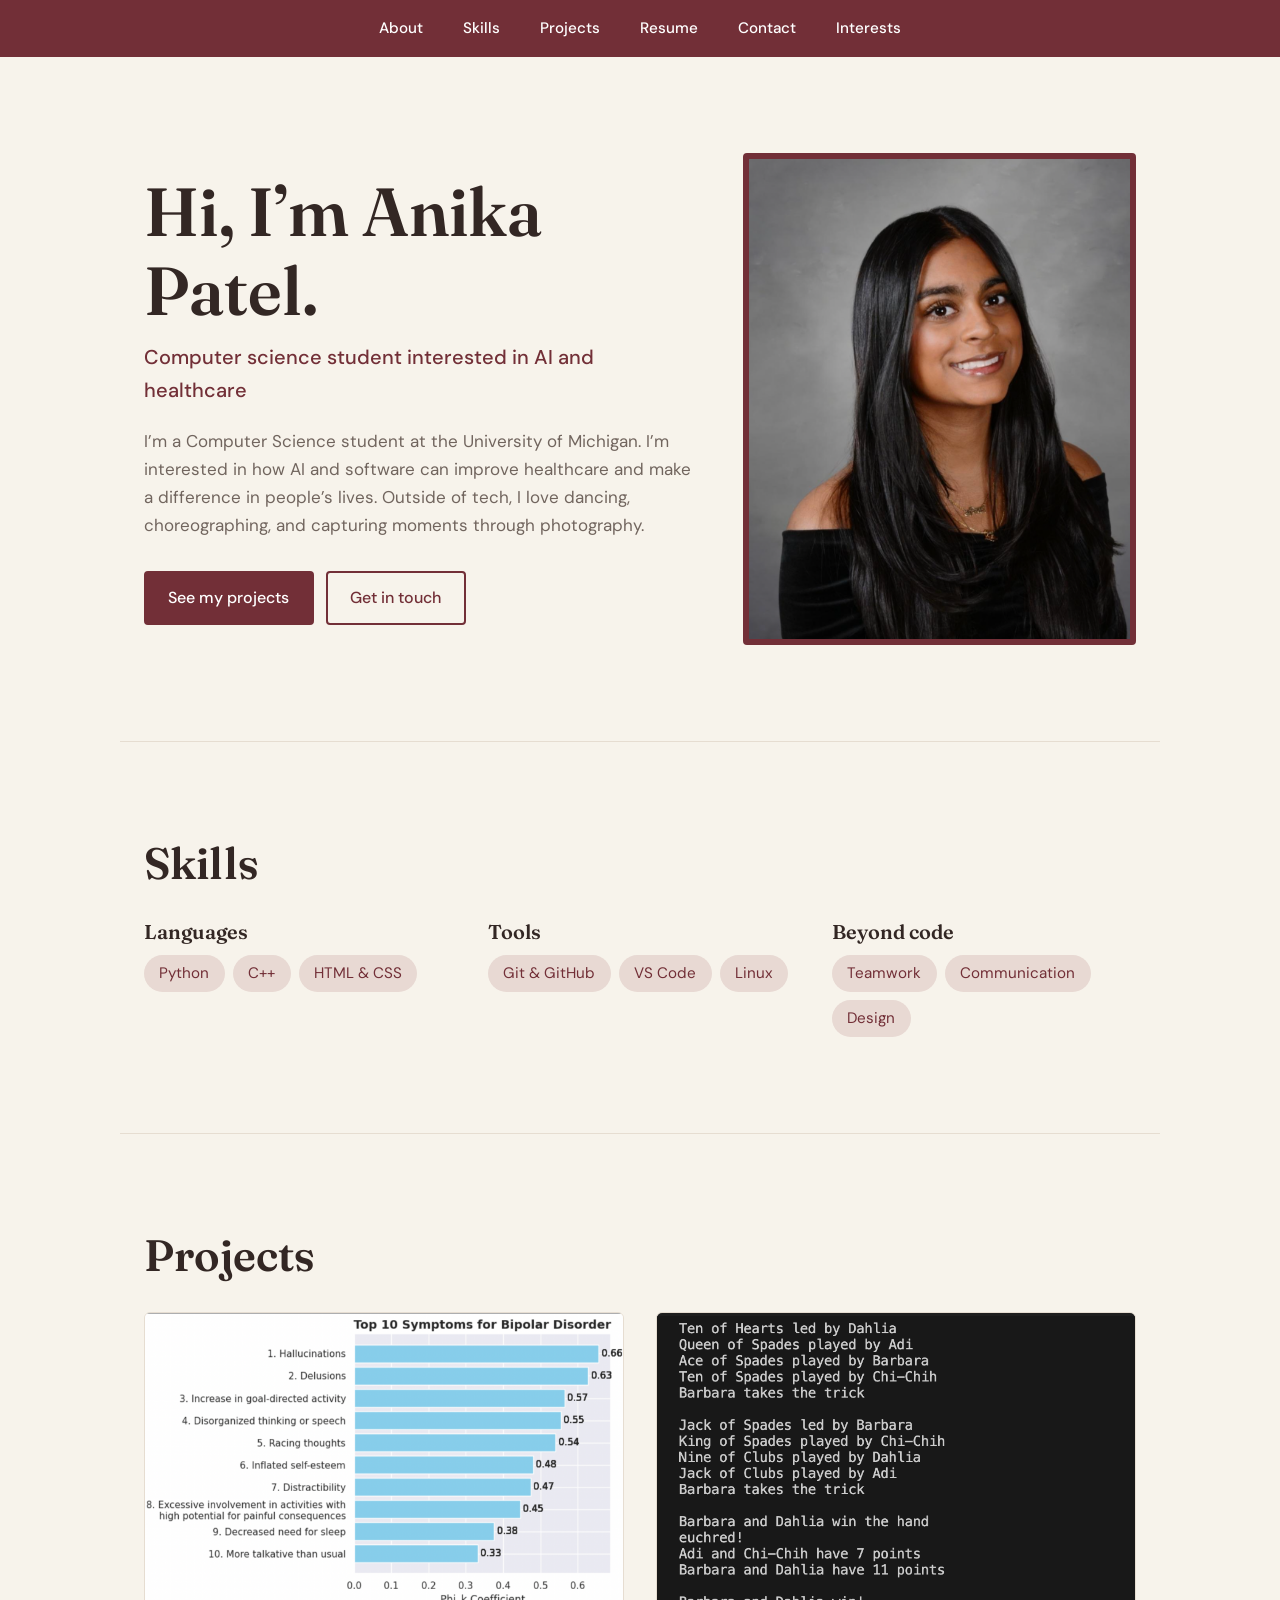
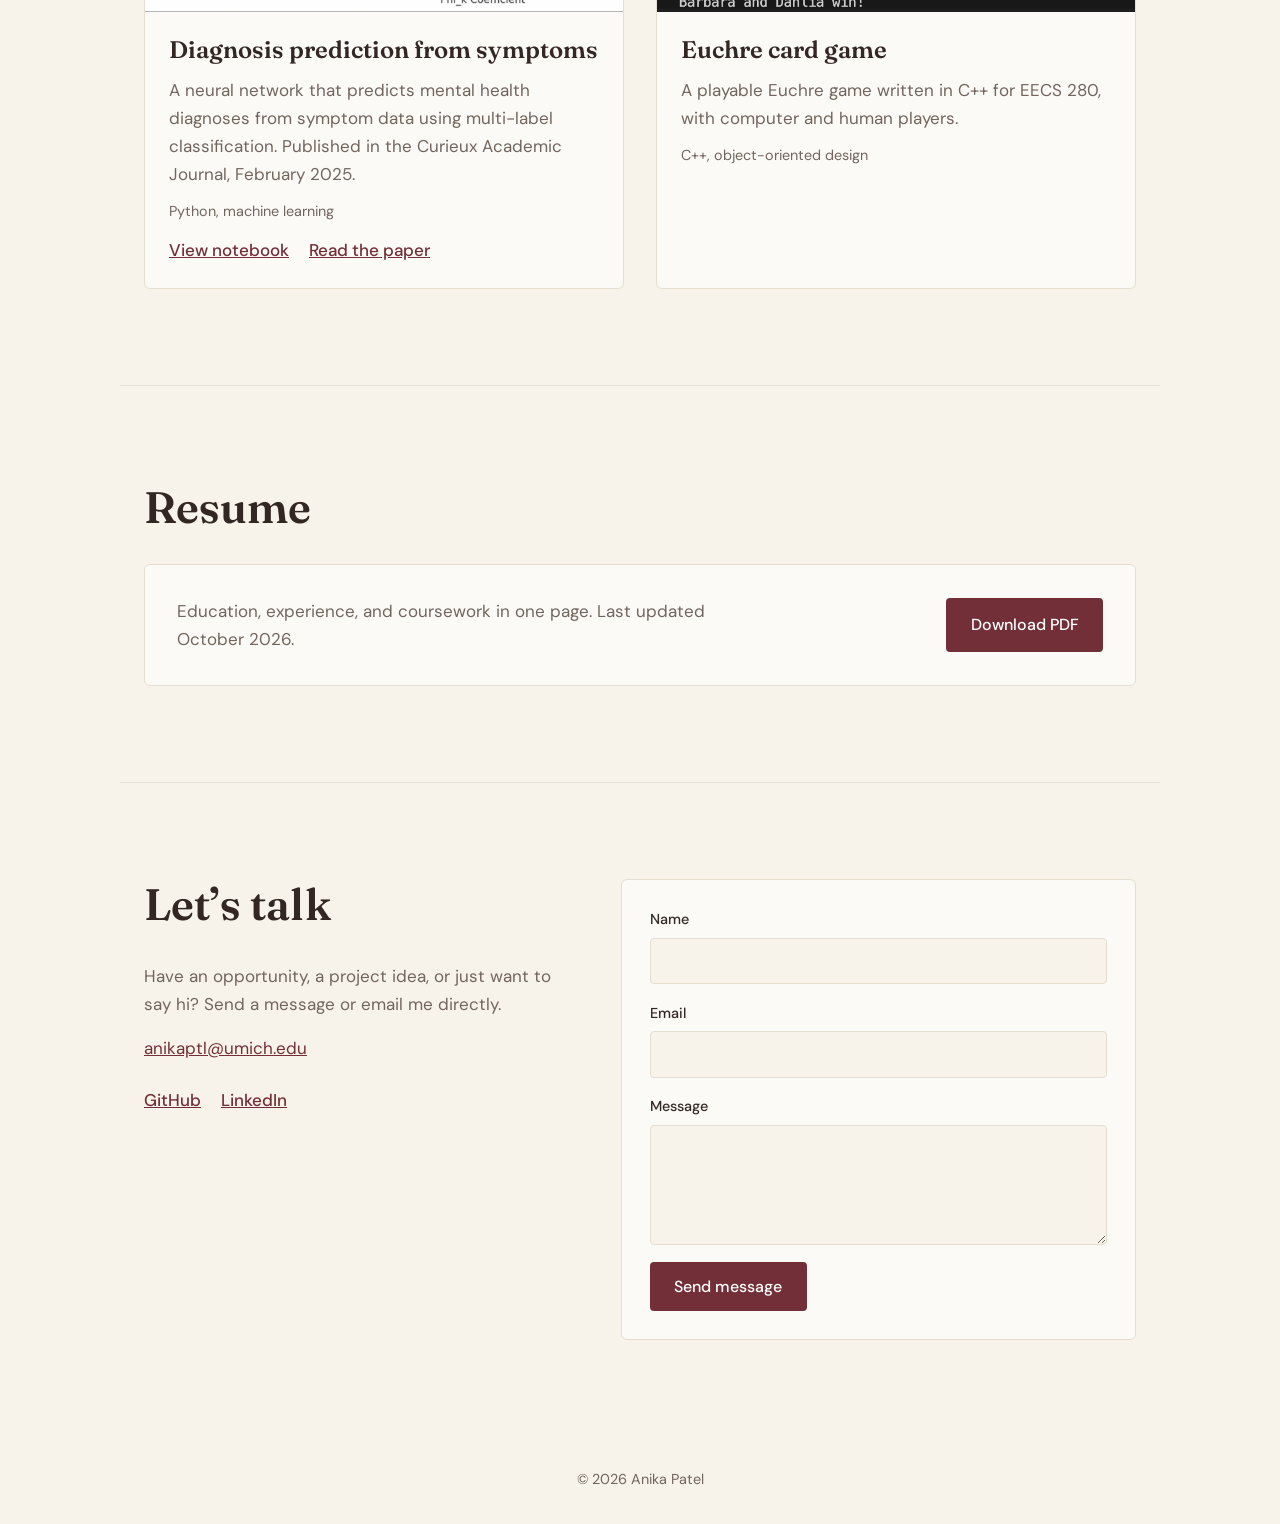
<file: index.html>
<!DOCTYPE html>
<html lang="en">
<head>
<meta charset="utf-8">
<meta name="viewport" content="width=device-width, initial-scale=1">
<title>Anika Patel | Portfolio</title>
<link rel="preconnect" href="https://fonts.googleapis.com">
<link rel="preconnect" href="https://fonts.gstatic.com" crossorigin>
<link href="https://fonts.googleapis.com/css2?family=Fraunces:opsz,wght@9..144,400;9..144,600&family=DM+Sans:wght@400;500;700&display=swap" rel="stylesheet">
<link rel="stylesheet" href="styles.css">
</head>
<body>

<nav aria-label="Main">
  <ul>
    <li><a href="#about">About</a></li>
    <li><a href="#skills">Skills</a></li>
    <li><a href="#projects">Projects</a></li>
    <li><a href="#resume">Resume</a></li>
    <li><a href="#contact">Contact</a></li>
    <li><a href="interests.html">Interests</a></li>
  </ul>
</nav>

<main>
  <section id="about" class="hero">
    <div>
      <h1>Hi, I’m Anika Patel.</h1>
      <p class="role">Computer science student interested in AI and healthcare</p>
      <p>I’m a Computer Science student at the University of Michigan. I’m interested in how AI and software can improve healthcare and make a difference in people’s lives. Outside of tech, I love dancing, choreographing, and capturing moments through photography.</p>
      <div class="actions">
        <a class="btn" href="#projects">See my projects</a>
        <a class="btn ghost" href="#contact">Get in touch</a>
      </div>
    </div>
    <div class="photo">
      <img src="photo.jpg" alt="Portrait of Anika Patel">
    </div>
  </section>

  <section id="skills">
    <h2>Skills</h2>
    <div class="skills">
      <div>
        <h3>Languages</h3>
        <ul><li>Python</li><li>C++</li><li>HTML &amp; CSS</li></ul>
      </div>
      <div>
        <h3>Tools</h3>
        <ul><li>Git &amp; GitHub</li><li>VS Code</li><li>Linux</li></ul>
      </div>
      <div>
        <h3>Beyond code</h3>
        <ul><li>Teamwork</li><li>Communication</li><li>Design</li></ul>
      </div>
    </div>
  </section>

  <section id="projects">
    <h2>Projects</h2>
    <div class="projects">
      <article class="project">
        <div class="shot"><img src="ml-project.png" alt="Chart from the diagnosis prediction project"></div>
        <div class="body">
          <h3>Diagnosis prediction from symptoms</h3>
          <p>A neural network that predicts mental health diagnoses from symptom data using multi-label classification. Published in the Curieux Academic Journal, February 2025.</p>
          <p class="tags">Python, machine learning</p>
          <div class="links"><a href="https://colab.research.google.com/drive/12zcgl_Yl6BedEASzzJrs4k8hGoQnDWQX" target="_blank" rel="noopener">View notebook</a><a href="https://www.curieuxacademicjournal.com/_files/ugd/99711c_663da8cf4d39442097c3d1cb432406d2.pdf#page=109" target="_blank" rel="noopener">Read the paper</a></div>
        </div>
      </article>
      <article class="project">
        <div class="shot" style="background:#1e1e1e"><img src="euchre.png" alt="Terminal output of a Euchre game: tricks played, a hand won, and the final winners" style="object-fit:contain"></div>
        <div class="body">
          <h3>Euchre card game</h3>
          <p>A playable Euchre game written in C++ for EECS 280, with computer and human players.</p>
          <p class="tags">C++, object-oriented design</p>
                  </div>
      </article>
    </div>
  </section>

  <section id="resume">
    <h2>Resume</h2>
    <div class="resume">
      <p>Education, experience, and coursework in one page. Last updated October 2026.</p>
      <a class="btn" href="resume.pdf" download>Download PDF</a>
    </div>
  </section>

  <section id="contact">
    <div class="contact">
      <div>
        <h2>Let’s talk</h2>
        <p>Have an opportunity, a project idea, or just want to say hi? Send a message or email me directly.</p>
        <a href="mailto:anikaptl@umich.edu">anikaptl@umich.edu</a>
        <div class="social">
          <a href="https://github.com/07anpatel">GitHub</a>
          <a href="https://www.linkedin.com/in/anika-patel-8117b532b/">LinkedIn</a>
        </div>
      </div>
      <!-- Static sites can't send mail on their own. Swap the action for your Formspree/Netlify endpoint, or this opens the visitor's email app. -->
      <form action="mailto:anikaptl@umich.edu" method="post" enctype="text/plain">
        <label>Name <input name="name" required></label>
        <label>Email <input type="email" name="email" required></label>
        <label>Message <textarea name="message" required></textarea></label>
        <button class="btn" type="submit">Send message</button>
      </form>
    </div>
  </section>
</main>

<footer>© 2026 Anika Patel</footer>
</body>
</html>
</file>
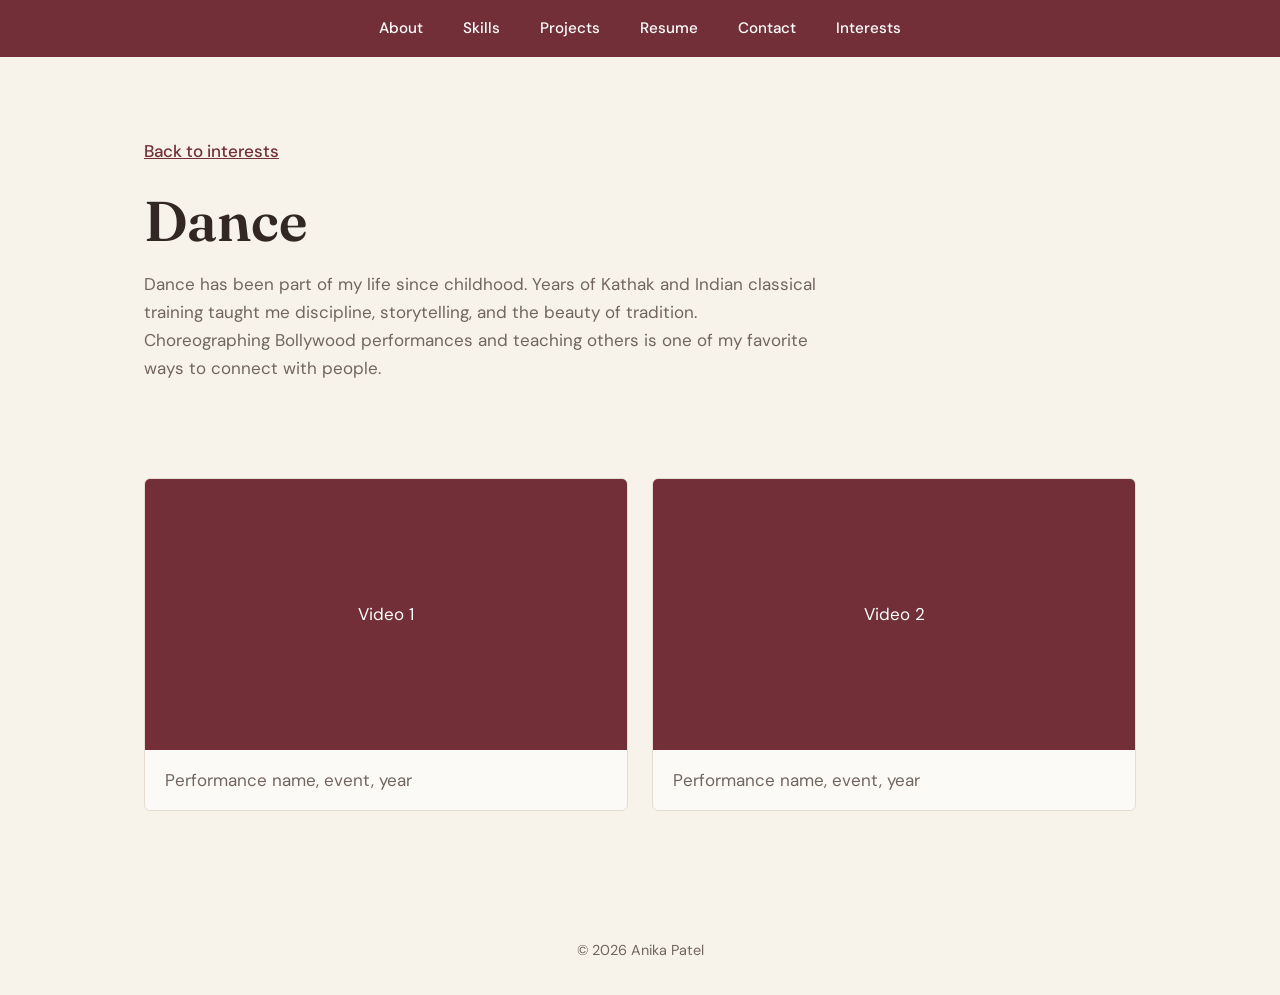
<file: dance.html>
<!DOCTYPE html>
<html lang="en">
<head>
<meta charset="utf-8">
<meta name="viewport" content="width=device-width, initial-scale=1">
<title>Dance | Anika Patel</title>
<link rel="preconnect" href="https://fonts.googleapis.com">
<link rel="preconnect" href="https://fonts.gstatic.com" crossorigin>
<link href="https://fonts.googleapis.com/css2?family=Fraunces:opsz,wght@9..144,400;9..144,600&family=DM+Sans:wght@400;500;700&display=swap" rel="stylesheet">
<link rel="stylesheet" href="styles.css">
</head>
<body>
<nav aria-label="Main">
  <ul>
    <li><a href="index.html#about">About</a></li>
    <li><a href="index.html#skills">Skills</a></li>
    <li><a href="index.html#projects">Projects</a></li>
    <li><a href="index.html#resume">Resume</a></li>
    <li><a href="index.html#contact">Contact</a></li>
    <li><a href="interests.html">Interests</a></li>
  </ul>
</nav>
<main>
  <div class="page-head">
    <a class="back" href="interests.html">Back to interests</a>
    <h1 style="font-size:clamp(2.25rem,6vw,3.5rem);margin-bottom:1rem">Dance</h1>
    <p>Dance has been part of my life since childhood. Years of Kathak and Indian classical training taught me discipline, storytelling, and the beauty of tradition. Choreographing Bollywood performances and teaching others is one of my favorite ways to connect with people.</p>
  </div>
  <section>
    <div class="videos">
      <div class="video"><div class="frame"><!-- <iframe src="https://www.youtube.com/embed/VIDEO_ID" title="Performance" allowfullscreen></iframe> -->Video 1</div><p>Performance name, event, year</p></div>
      <div class="video"><div class="frame"><!-- <iframe src="https://www.youtube.com/embed/VIDEO_ID" title="Performance" allowfullscreen></iframe> -->Video 2</div><p>Performance name, event, year</p></div>
    </div>
  </section>
</main>
<footer>© 2026 Anika Patel</footer>
</body>
</html>
</file>
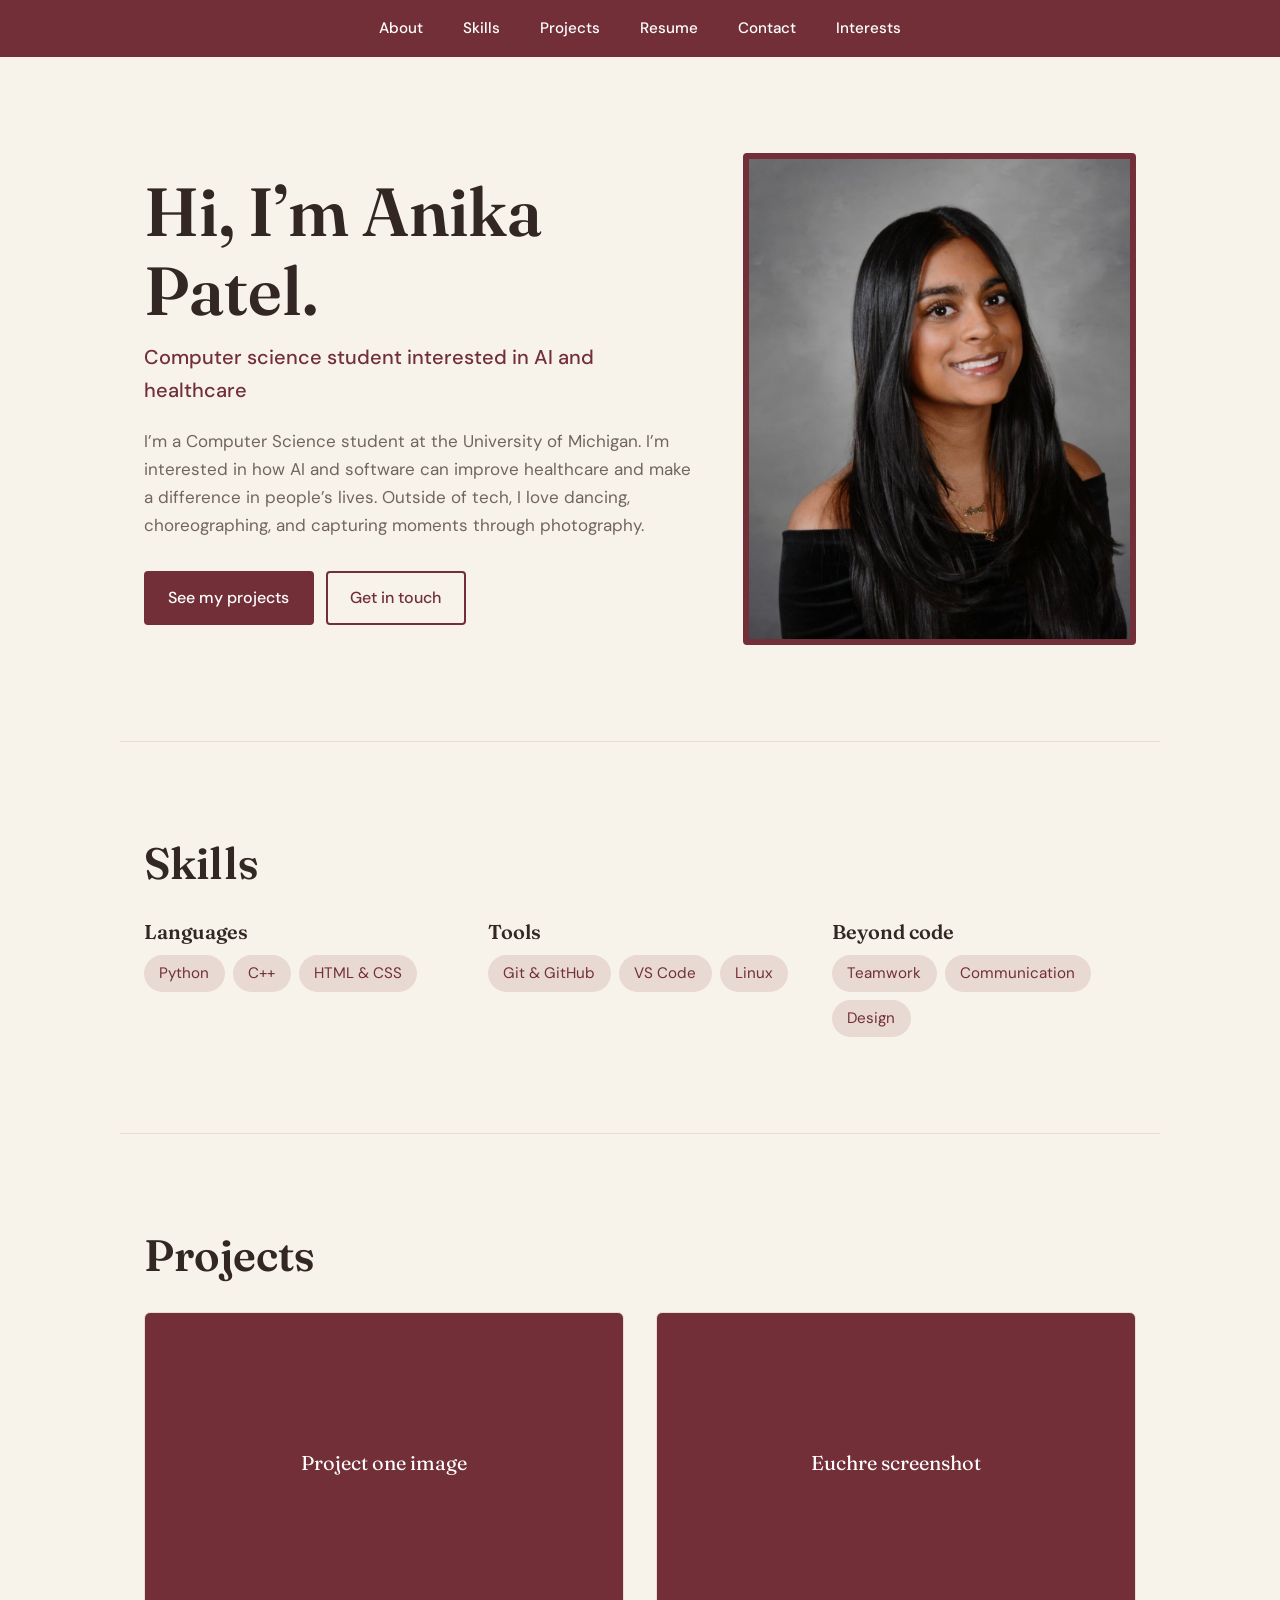
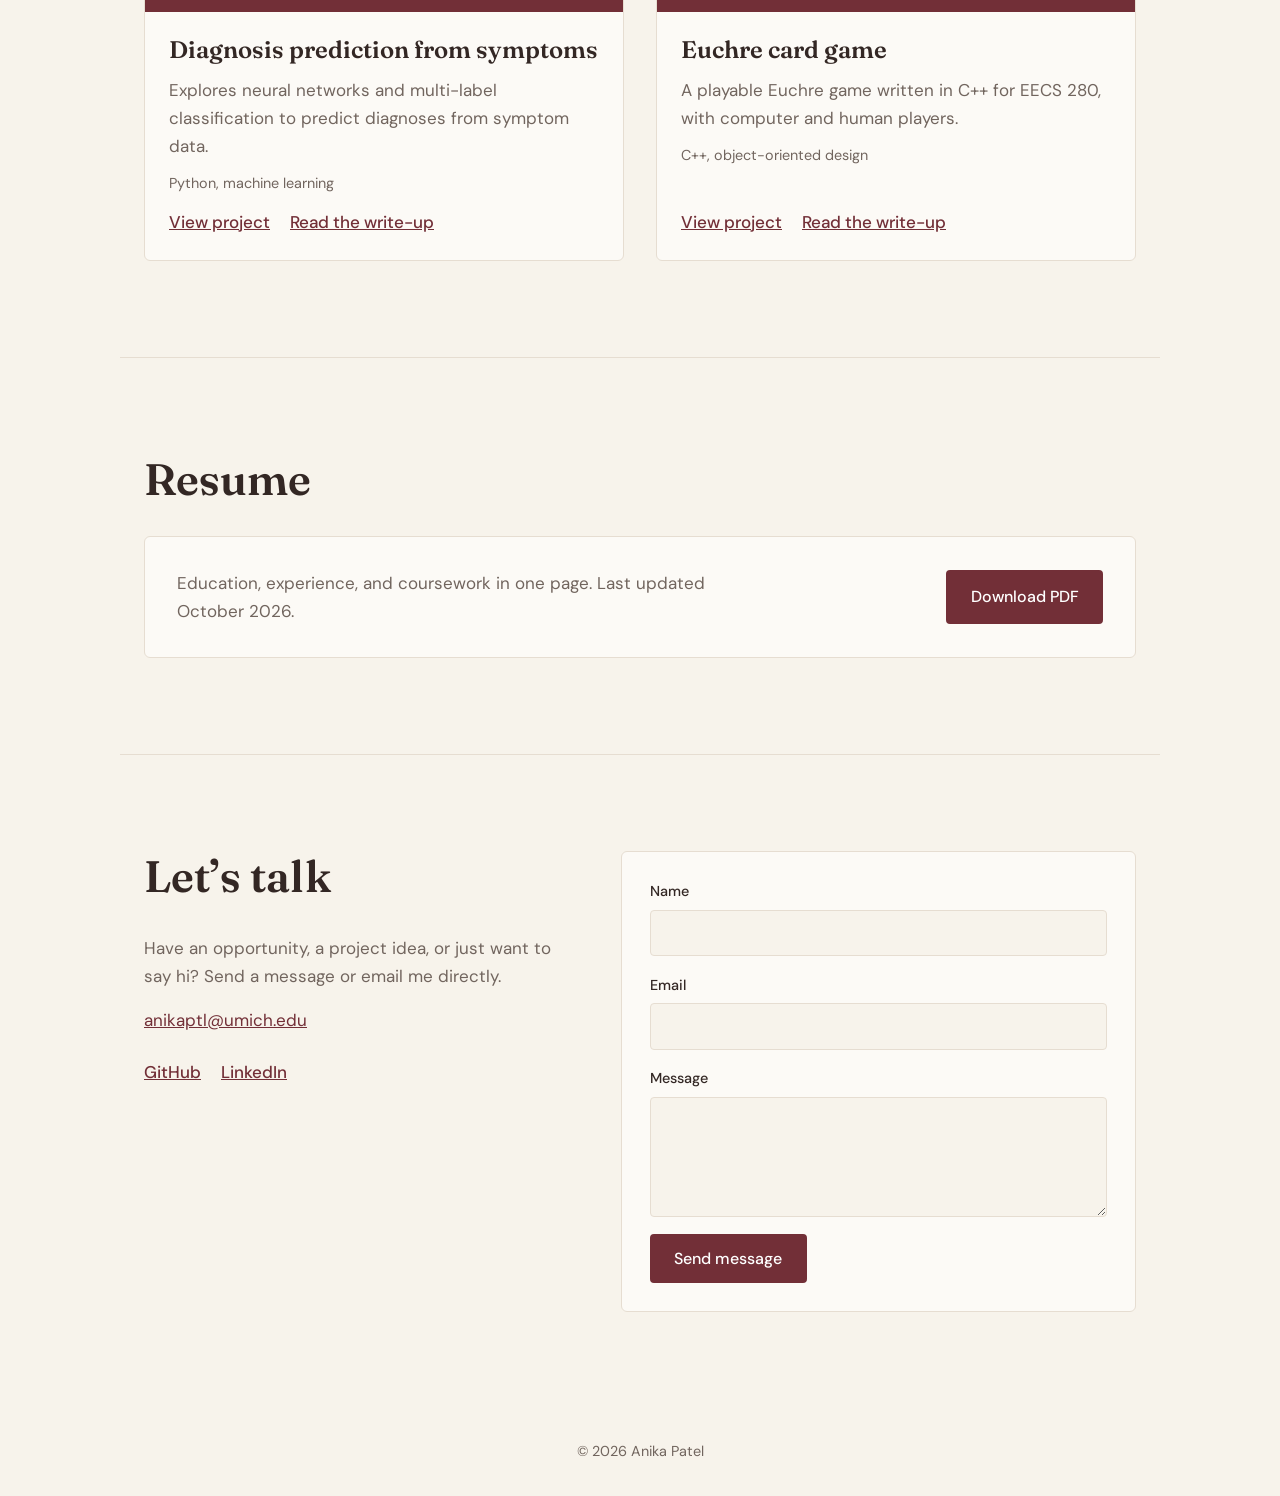
<file: index (1).html>
<!DOCTYPE html>
<html lang="en">
<head>
<meta charset="utf-8">
<meta name="viewport" content="width=device-width, initial-scale=1">
<title>Anika Patel | Portfolio</title>
<link rel="preconnect" href="https://fonts.googleapis.com">
<link rel="preconnect" href="https://fonts.gstatic.com" crossorigin>
<link href="https://fonts.googleapis.com/css2?family=Fraunces:opsz,wght@9..144,400;9..144,600&family=DM+Sans:wght@400;500;700&display=swap" rel="stylesheet">
<link rel="stylesheet" href="styles.css">
</head>
<body>

<nav aria-label="Main">
  <ul>
    <li><a href="#about">About</a></li>
    <li><a href="#skills">Skills</a></li>
    <li><a href="#projects">Projects</a></li>
    <li><a href="#resume">Resume</a></li>
    <li><a href="#contact">Contact</a></li>
    <li><a href="interests.html">Interests</a></li>
  </ul>
</nav>

<main>
  <section id="about" class="hero">
    <div>
      <h1>Hi, I’m Anika Patel.</h1>
      <p class="role">Computer science student interested in AI and healthcare</p>
      <p>I’m a Computer Science student at the University of Michigan. I’m interested in how AI and software can improve healthcare and make a difference in people’s lives. Outside of tech, I love dancing, choreographing, and capturing moments through photography.</p>
      <div class="actions">
        <a class="btn" href="#projects">See my projects</a>
        <a class="btn ghost" href="#contact">Get in touch</a>
      </div>
    </div>
    <div class="photo">
      <img src="photo.jpg" alt="Portrait of Anika Patel">
    </div>
  </section>

  <section id="skills">
    <h2>Skills</h2>
    <div class="skills">
      <div>
        <h3>Languages</h3>
        <ul><li>Python</li><li>C++</li><li>HTML &amp; CSS</li></ul>
      </div>
      <div>
        <h3>Tools</h3>
        <ul><li>Git &amp; GitHub</li><li>VS Code</li><li>Linux</li></ul>
      </div>
      <div>
        <h3>Beyond code</h3>
        <ul><li>Teamwork</li><li>Communication</li><li>Design</li></ul>
      </div>
    </div>
  </section>

  <section id="projects">
    <h2>Projects</h2>
    <div class="projects">
      <article class="project">
        <div class="shot"><!-- <img src="project1.png" alt=""> -->Project one image</div>
        <div class="body">
          <h3>Diagnosis prediction from symptoms</h3>
          <p>Explores neural networks and multi-label classification to predict diagnoses from symptom data.</p>
          <p class="tags">Python, machine learning</p>
          <!-- Link to wherever it lives: live site, Figma, video, PDF write-up, etc. -->
          <div class="links"><a href="#">View project</a><a href="#">Read the write-up</a></div>
        </div>
      </article>
      <article class="project">
        <div class="shot"><!-- <img src="project2.png" alt=""> -->Euchre screenshot</div>
        <div class="body">
          <h3>Euchre card game</h3>
          <p>A playable Euchre game written in C++ for EECS 280, with computer and human players.</p>
          <p class="tags">C++, object-oriented design</p>
          <!-- Link to wherever it lives: live site, Figma, video, PDF write-up, etc. -->
          <div class="links"><a href="#">View project</a><a href="#">Read the write-up</a></div>
        </div>
      </article>
    </div>
  </section>

  <section id="resume">
    <h2>Resume</h2>
    <div class="resume">
      <p>Education, experience, and coursework in one page. Last updated October 2026.</p>
      <a class="btn" href="resume.pdf" download>Download PDF</a>
    </div>
  </section>

  <section id="contact">
    <div class="contact">
      <div>
        <h2>Let’s talk</h2>
        <p>Have an opportunity, a project idea, or just want to say hi? Send a message or email me directly.</p>
        <a href="mailto:anikaptl@umich.edu">anikaptl@umich.edu</a>
        <div class="social">
          <a href="https://github.com/07anpatel">GitHub</a>
          <a href="https://www.linkedin.com/in/anika-patel-8117b532b/">LinkedIn</a>
        </div>
      </div>
      <!-- Static sites can't send mail on their own. Swap the action for your Formspree/Netlify endpoint, or this opens the visitor's email app. -->
      <form action="mailto:anikaptl@umich.edu" method="post" enctype="text/plain">
        <label>Name <input name="name" required></label>
        <label>Email <input type="email" name="email" required></label>
        <label>Message <textarea name="message" required></textarea></label>
        <button class="btn" type="submit">Send message</button>
      </form>
    </div>
  </section>
</main>

<footer>© 2026 Anika Patel</footer>
</body>
</html>
</file>
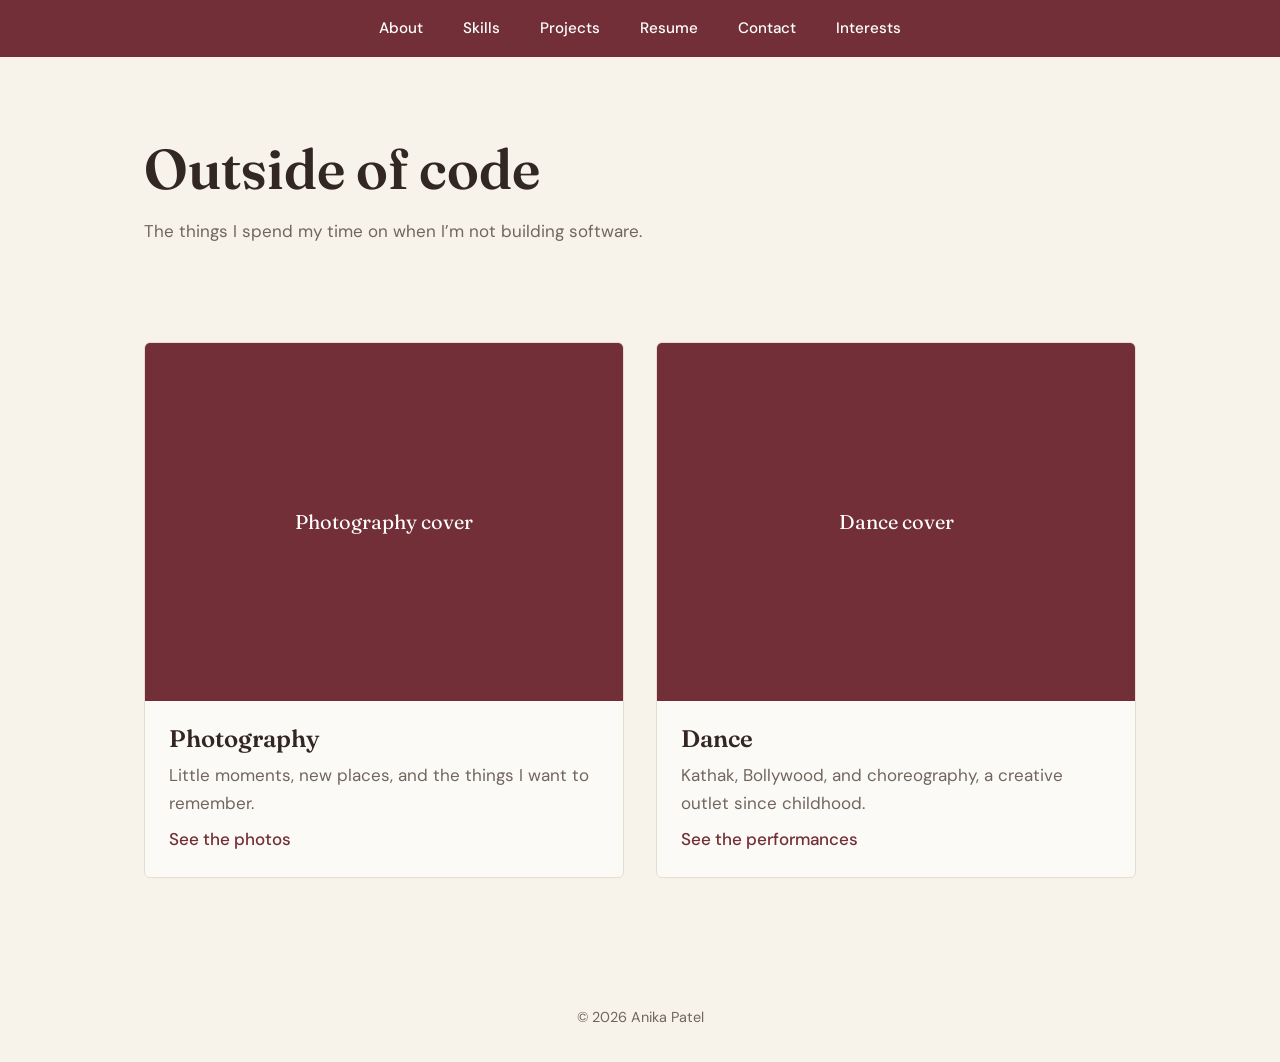
<file: interests.html>
<!DOCTYPE html>
<html lang="en">
<head>
<meta charset="utf-8">
<meta name="viewport" content="width=device-width, initial-scale=1">
<title>Interests | Anika Patel</title>
<link rel="preconnect" href="https://fonts.googleapis.com">
<link rel="preconnect" href="https://fonts.gstatic.com" crossorigin>
<link href="https://fonts.googleapis.com/css2?family=Fraunces:opsz,wght@9..144,400;9..144,600&family=DM+Sans:wght@400;500;700&display=swap" rel="stylesheet">
<link rel="stylesheet" href="styles.css">
</head>
<body>
<nav aria-label="Main">
  <ul>
    <li><a href="index.html#about">About</a></li>
    <li><a href="index.html#skills">Skills</a></li>
    <li><a href="index.html#projects">Projects</a></li>
    <li><a href="index.html#resume">Resume</a></li>
    <li><a href="index.html#contact">Contact</a></li>
    <li><a href="interests.html">Interests</a></li>
  </ul>
</nav>
<main>
  <div class="page-head">
    <h1 style="font-size:clamp(2.25rem,6vw,3.5rem);margin-bottom:1rem">Outside of code</h1>
    <p>The things I spend my time on when I’m not building software.</p>
  </div>
  <section>
    <div class="interests">
      <a class="interest" href="photography.html">
        <div class="shot"><!-- <img src="photo-cover.jpg" alt=""> -->Photography cover</div>
        <div class="body"><h3>Photography</h3><p>Little moments, new places, and the things I want to remember.</p><span class="go">See the photos</span></div>
      </a>
      <a class="interest" href="dance.html">
        <div class="shot"><!-- <img src="dance-cover.jpg" alt=""> -->Dance cover</div>
        <div class="body"><h3>Dance</h3><p>Kathak, Bollywood, and choreography, a creative outlet since childhood.</p><span class="go">See the performances</span></div>
      </a>
    </div>
  </section>
</main>
<footer>© 2026 Anika Patel</footer>
</body>
</html>
</file>
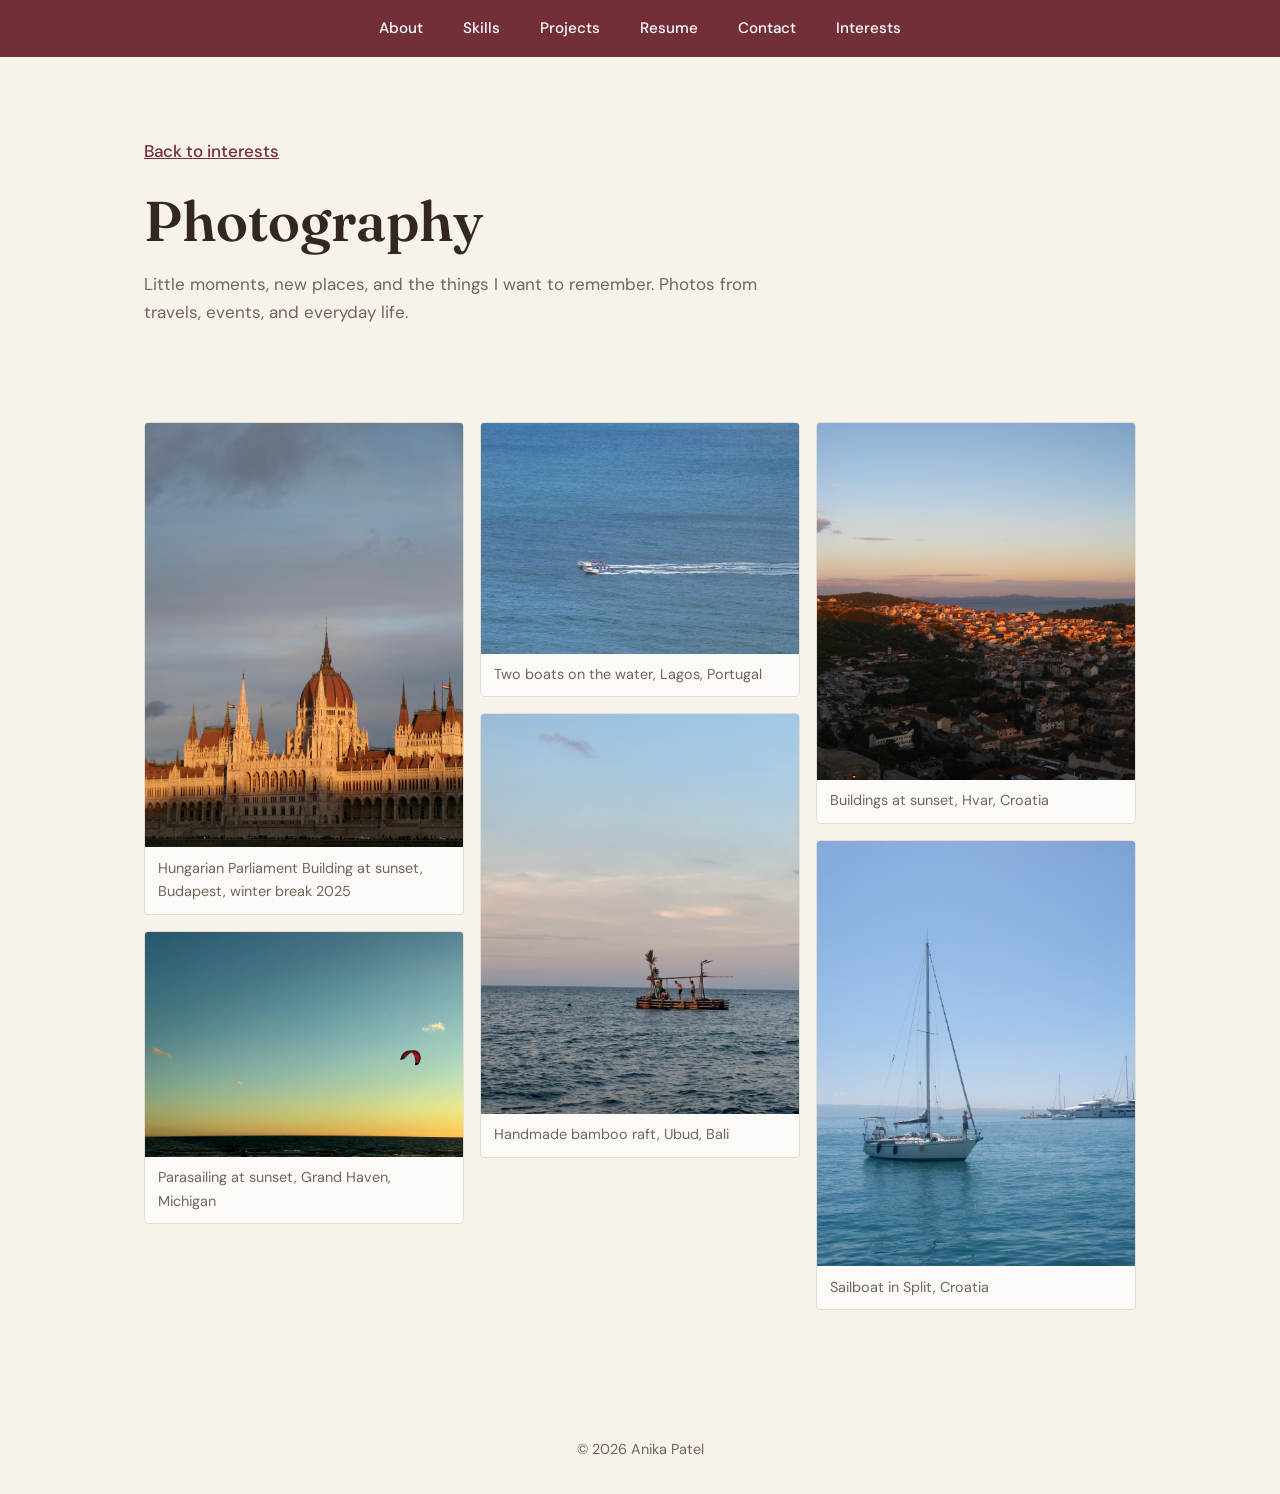
<file: photography.html>
<!DOCTYPE html>
<html lang="en">
<head>
<meta charset="utf-8">
<meta name="viewport" content="width=device-width, initial-scale=1">
<title>Photography | Anika Patel</title>
<link rel="preconnect" href="https://fonts.googleapis.com">
<link rel="preconnect" href="https://fonts.gstatic.com" crossorigin>
<link href="https://fonts.googleapis.com/css2?family=Fraunces:opsz,wght@9..144,400;9..144,600&family=DM+Sans:wght@400;500;700&display=swap" rel="stylesheet">
<link rel="stylesheet" href="styles.css">
</head>
<body>
<nav aria-label="Main">
  <ul>
    <li><a href="index.html#about">About</a></li>
    <li><a href="index.html#skills">Skills</a></li>
    <li><a href="index.html#projects">Projects</a></li>
    <li><a href="index.html#resume">Resume</a></li>
    <li><a href="index.html#contact">Contact</a></li>
    <li><a href="interests.html">Interests</a></li>
  </ul>
</nav>
<main>
  <div class="page-head">
    <a class="back" href="interests.html">Back to interests</a>
    <h1 style="font-size:clamp(2.25rem,6vw,3.5rem);margin-bottom:1rem">Photography</h1>
    <p>Little moments, new places, and the things I want to remember. Photos from travels, events, and everyday life.</p>
  </div>
  <section>
    <div class="gallery">
      <figure><img src="1.jpg" alt="Hungarian Parliament Building at sunset" loading="lazy"><figcaption>Hungarian Parliament Building at sunset, Budapest, winter break 2025</figcaption></figure>
      <figure><img src="2.jpg" alt="Person parasailing at sunset in Grand Haven" loading="lazy"><figcaption>Parasailing at sunset, Grand Haven, Michigan</figcaption></figure>
      <figure><img src="3.jpg" alt="Two boats on the water in Lagos, Portugal" loading="lazy"><figcaption>Two boats on the water, Lagos, Portugal</figcaption></figure>
      <figure><img src="4.jpg" alt="Handmade bamboo raft in Ubud, Bali" loading="lazy"><figcaption>Handmade bamboo raft, Ubud, Bali</figcaption></figure>
      <figure><img src="5.jpg" alt="Buildings at sunset in Hvar, Croatia" loading="lazy"><figcaption>Buildings at sunset, Hvar, Croatia</figcaption></figure>
      <figure><img src="6.jpg" alt="Sailboat in Split, Croatia" loading="lazy"><figcaption>Sailboat in Split, Croatia</figcaption></figure>
    </div>
  </section>
</main>
<footer>© 2026 Anika Patel</footer>
</body>
</html>
</file>
<file: styles.css>
/* ====== SWAP YOUR COLORS HERE ====== */
:root {
  --bg: #F7F3EB;        /* page background (cream) */
  --surface: #FCFAF6;   /* cards, form, panels */
  --text: #332724;      /* main text (espresso) */
  --muted: #71655e;     /* secondary text */
  --accent: #722F37;    /* nav bar, buttons, links (burgundy) */
  --accent-ink: #ffffff;/* text on accent */
  --line: #e6ddd1;      /* dividers */
  --rose: #E8D9D3;     /* skill pills, soft highlights */
  --taupe: #A99B8C;    /* spare accent */
}
/* =================================== */

* { box-sizing: border-box; margin: 0; }
html { scroll-behavior: smooth; scroll-padding-top: 64px; }
body { background: var(--bg); color: var(--text); font: 400 1.0625rem/1.65 "DM Sans", system-ui, sans-serif; }
h1, h2, h3 { font-family: "Fraunces", Georgia, serif; font-weight: 600; line-height: 1.15; }
a { color: var(--accent); }
:focus-visible { outline: 3px solid var(--accent); outline-offset: 3px; }

/* nav */
nav { position: sticky; top: 0; z-index: 10; background: var(--accent); }
nav ul { display: flex; justify-content: center; gap: clamp(1rem, 4vw, 2.5rem); list-style: none; padding: 0; }
nav a { display: block; padding: 1rem 0; color: var(--accent-ink); text-decoration: none; font-weight: 500; font-size: .95rem; }
nav a:hover { text-decoration: underline; text-underline-offset: 6px; }

section { max-width: 1040px; margin: 0 auto; padding: clamp(3.5rem, 9vw, 6rem) 1.5rem; }
section + section { border-top: 1px solid var(--line); }
h2 { font-size: clamp(2rem, 5vw, 2.75rem); margin-bottom: 2rem; }

/* hero */
.hero { display: grid; grid-template-columns: 1.4fr 1fr; gap: 3rem; align-items: center; min-height: 70vh; }
.hero h1 { font-size: clamp(2.5rem, 7vw, 4.25rem); margin-bottom: .75rem; }
.hero .role { font-size: 1.25rem; color: var(--accent); font-weight: 500; margin-bottom: 1.25rem; }
.hero p { max-width: 52ch; color: var(--muted); }
.hero .actions { display: flex; gap: .75rem; margin-top: 2rem; flex-wrap: wrap; }
.photo { aspect-ratio: 4 / 5; background: var(--surface); border: 6px solid var(--accent); border-radius: 4px; display: grid; place-items: center; color: var(--muted); font-size: .9rem; overflow: hidden; }
.photo img { width: 100%; height: 100%; object-fit: cover; }

.btn { display: inline-block; padding: .75rem 1.4rem; border-radius: 4px; background: var(--accent); color: var(--accent-ink); text-decoration: none; font-weight: 500; border: 2px solid var(--accent); cursor: pointer; font-family: inherit; font-size: 1rem; }
.btn.ghost { background: transparent; color: var(--accent); }
.btn:hover { filter: brightness(1.1); }

/* skills */
.skills { display: grid; grid-template-columns: repeat(auto-fit, minmax(240px, 1fr)); gap: 2.5rem; }
.skills h3 { font-size: 1.25rem; margin-bottom: .75rem; }
.skills ul { list-style: none; padding: 0; display: flex; flex-wrap: wrap; gap: .5rem; }
.skills li { background: var(--rose); border: 1px solid transparent; color: var(--accent); border-radius: 999px; padding: .3rem .9rem; font-size: .95rem; }

/* projects: two large side-by-side features */
.projects { display: grid; grid-template-columns: repeat(2, 1fr); gap: 2rem; }
.project { background: var(--surface); border: 1px solid var(--line); border-radius: 6px; overflow: hidden; display: flex; flex-direction: column; }
.project .shot { aspect-ratio: 16 / 10; background: var(--accent); color: var(--accent-ink); display: grid; place-items: center; font-family: "Fraunces", serif; font-size: 1.25rem; }
.project .shot img { width: 100%; height: 100%; object-fit: cover; }
.project .body { padding: 1.5rem; display: flex; flex-direction: column; gap: .75rem; flex: 1; }
.project h3 { font-size: 1.5rem; }
.project p { color: var(--muted); }
.project .tags { font-size: .9rem; color: var(--muted); }
.project .links { margin-top: auto; display: flex; gap: 1.25rem; font-weight: 500; }

/* resume */
.resume { display: flex; flex-wrap: wrap; gap: 2rem; align-items: center; justify-content: space-between; background: var(--surface); border: 1px solid var(--line); border-radius: 6px; padding: 2rem; }
.resume p { color: var(--muted); max-width: 46ch; }

/* contact */
.contact { display: grid; grid-template-columns: 1fr 1.2fr; gap: 3rem; }
.contact p { color: var(--muted); margin-bottom: 1rem; }
.contact .social { display: flex; gap: 1.25rem; font-weight: 500; margin-top: 1.5rem; }
form { background: var(--surface); border: 1px solid var(--line); border-radius: 6px; padding: 1.75rem; display: grid; gap: 1.1rem; }
label { display: grid; gap: .35rem; font-size: .9rem; font-weight: 500; }
input, textarea { font: inherit; padding: .65rem .8rem; border: 1px solid var(--line); border-radius: 4px; background: var(--bg); color: var(--text); }
textarea { min-height: 120px; resize: vertical; }
form .btn { justify-self: start; }

footer { text-align: center; padding: 2rem 1.5rem; color: var(--muted); font-size: .9rem; }

@media (max-width: 760px) {
  .hero, .projects, .contact { grid-template-columns: 1fr; }
  .hero { min-height: 0; }
  .photo { max-width: 320px; }
}
@media (prefers-reduced-motion: reduce) { html { scroll-behavior: auto; } }

/* interests + sub pages */
.page-head { max-width: 1040px; margin: 0 auto; padding: clamp(3rem, 8vw, 5rem) 1.5rem 0; }
.page-head p { color: var(--muted); max-width: 56ch; }
.page-head a.back { display: inline-block; margin-bottom: 1.5rem; font-weight: 500; }
.page-head + section { border-top: 0; }
.interests { display: grid; grid-template-columns: repeat(2, 1fr); gap: 2rem; }
.interest { display: flex; flex-direction: column; background: var(--surface); border: 1px solid var(--line); border-radius: 6px; overflow: hidden; text-decoration: none; color: var(--text); }
.interest .shot { aspect-ratio: 4 / 3; background: var(--accent); color: var(--accent-ink); display: grid; place-items: center; font-family: "Fraunces", serif; font-size: 1.25rem; }
.interest .shot img { width: 100%; height: 100%; object-fit: cover; }
.interest .body { padding: 1.5rem; display: grid; gap: .5rem; }
.interest h3 { font-size: 1.5rem; }
.interest p { color: var(--muted); }
.interest .go { color: var(--accent); font-weight: 500; }
.interest:hover h3 { text-decoration: underline; text-underline-offset: 5px; }
.gallery { columns: 3 240px; column-gap: 1rem; }
.gallery figure { break-inside: avoid; margin-bottom: 1rem; background: var(--surface); border: 1px solid var(--line); border-radius: 4px; overflow: hidden; }
.gallery img { display: block; width: 100%; }
.gallery .ph { aspect-ratio: 3 / 4; display: grid; place-items: center; color: var(--muted); background: var(--surface); }
.gallery figure:nth-child(3n+2) .ph { aspect-ratio: 4 / 3; }
.gallery figcaption { padding: .6rem .8rem; font-size: .9rem; color: var(--muted); }
.videos { display: grid; grid-template-columns: repeat(auto-fit, minmax(300px, 1fr)); gap: 1.5rem; }
.video { background: var(--surface); border: 1px solid var(--line); border-radius: 6px; overflow: hidden; }
.video .frame { aspect-ratio: 16 / 9; background: var(--accent); color: var(--accent-ink); display: grid; place-items: center; }
.video iframe { width: 100%; height: 100%; border: 0; }
.video p { padding: 1rem 1.25rem; color: var(--muted); }
@media (max-width: 760px) { .interests { grid-template-columns: 1fr; } }
</file>
